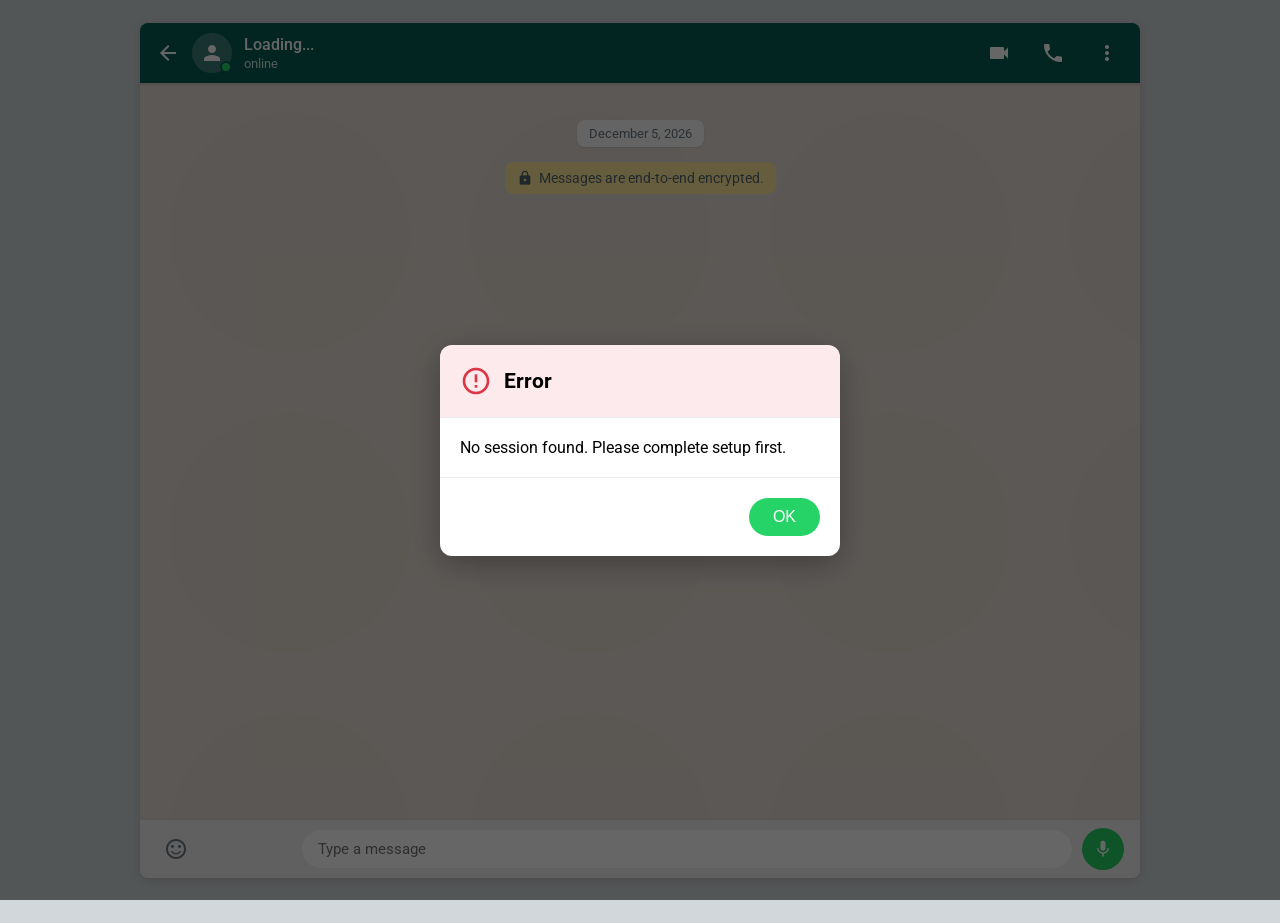
<file: templates/chat.html>
<!DOCTYPE html>
<html lang="en">
<head>
    <meta charset="UTF-8">
    <meta name="viewport" content="width=device-width, initial-scale=1.0, maximum-scale=1.0, user-scalable=no, viewport-fit=cover">
    <meta name="mobile-web-app-capable" content="yes">
    <meta name="apple-mobile-web-app-capable" content="yes">
    <meta name="apple-mobile-web-app-status-bar-style" content="black-translucent">
    <title>ChatMimic AI - Chat</title>
    <link rel="icon" type="image/svg+xml" href="/static/favicon.svg">
    <link rel="stylesheet" href="/static/css/chat.css">
    <link href="https://fonts.googleapis.com/icon?family=Material+Icons" rel="stylesheet">
    <link href="https://fonts.googleapis.com/css2?family=Roboto:wght@300;400;500&display=swap" rel="stylesheet">
</head>
<body>
    <div class="whatsapp-container">
        <!-- Chat Header -->
        <div class="chat-header">
            <div class="header-left">
                <a href="/" class="back-button">
                    <span class="material-icons">arrow_back</span>
                </a>
                <div class="profile-pic-container">
                    <div class="profile-pic" id="profile-pic">
                        <span class="material-icons profile-icon" id="default-icon">person</span>
                    </div>
                    <div class="online-indicator"></div>
                </div>
                <div class="contact-info">
                    <div class="contact-name" id="contact-name">Loading...</div>
                    <div class="last-seen" id="last-seen">online</div>
                </div>
            </div>
            <div class="header-right">
                <button class="header-icon" title="Video call">
                    <span class="material-icons">videocam</span>
                </button>
                <button class="header-icon" title="Voice call">
                    <span class="material-icons">call</span>
                </button>
                <button class="header-icon" title="More options">
                    <span class="material-icons">more_vert</span>
                </button>
            </div>
        </div>

        <!-- Chat Messages Area -->
        <div class="chat-messages" id="chat-messages">
            <div class="date-divider">
                <span id="date-label">Today</span>
            </div>

            <!-- Welcome message -->
            <div class="system-message">
                <p><span class="material-icons">lock</span> Messages are end-to-end encrypted.</p>
            </div>
        </div>

        <!-- Typing Indicator -->
        <div id="typing-indicator" class="typing-indicator" style="display: none;">
            <div class="typing-bubble">
                <div class="typing-dots">
                    <span></span>
                    <span></span>
                    <span></span>
                </div>
            </div>
        </div>

        <!-- Chat Footer -->
        <div class="chat-footer">
            <button class="footer-icon emoji-button" title="Emoji">
                <span class="material-icons">sentiment_satisfied_alt</span>
            </button>
            <div class="input-container">
                <input
                    type="text"
                    id="message-input"
                    placeholder="Type a message"
                    autocomplete="off"
                >
            </div>
            <button class="footer-icon attachment-button" title="Attach" style="display: none;">
                <span class="material-icons">attach_file</span>
            </button>
            <button class="footer-icon camera-button" title="Camera" style="display: none;">
                <span class="material-icons">camera_alt</span>
            </button>
            <button id="send-button" class="send-button" title="Send">
                <span class="material-icons">send</span>
            </button>
            <button id="voice-button" class="voice-button" title="Voice message">
                <span class="material-icons">mic</span>
            </button>
        </div>
    </div>

    <!-- Error Modal -->
    <div class="modal" id="error-modal" style="display: none;">
        <div class="modal-content">
            <div class="modal-header error">
                <span class="material-icons">error_outline</span>
                <h3>Error</h3>
            </div>
            <div class="modal-body">
                <p id="error-message"></p>
            </div>
            <div class="modal-footer">
                <button class="btn btn-primary" id="close-error">OK</button>
            </div>
        </div>
    </div>

    <script src="/static/js/chat.js"></script>
</body>
</html>
</file>
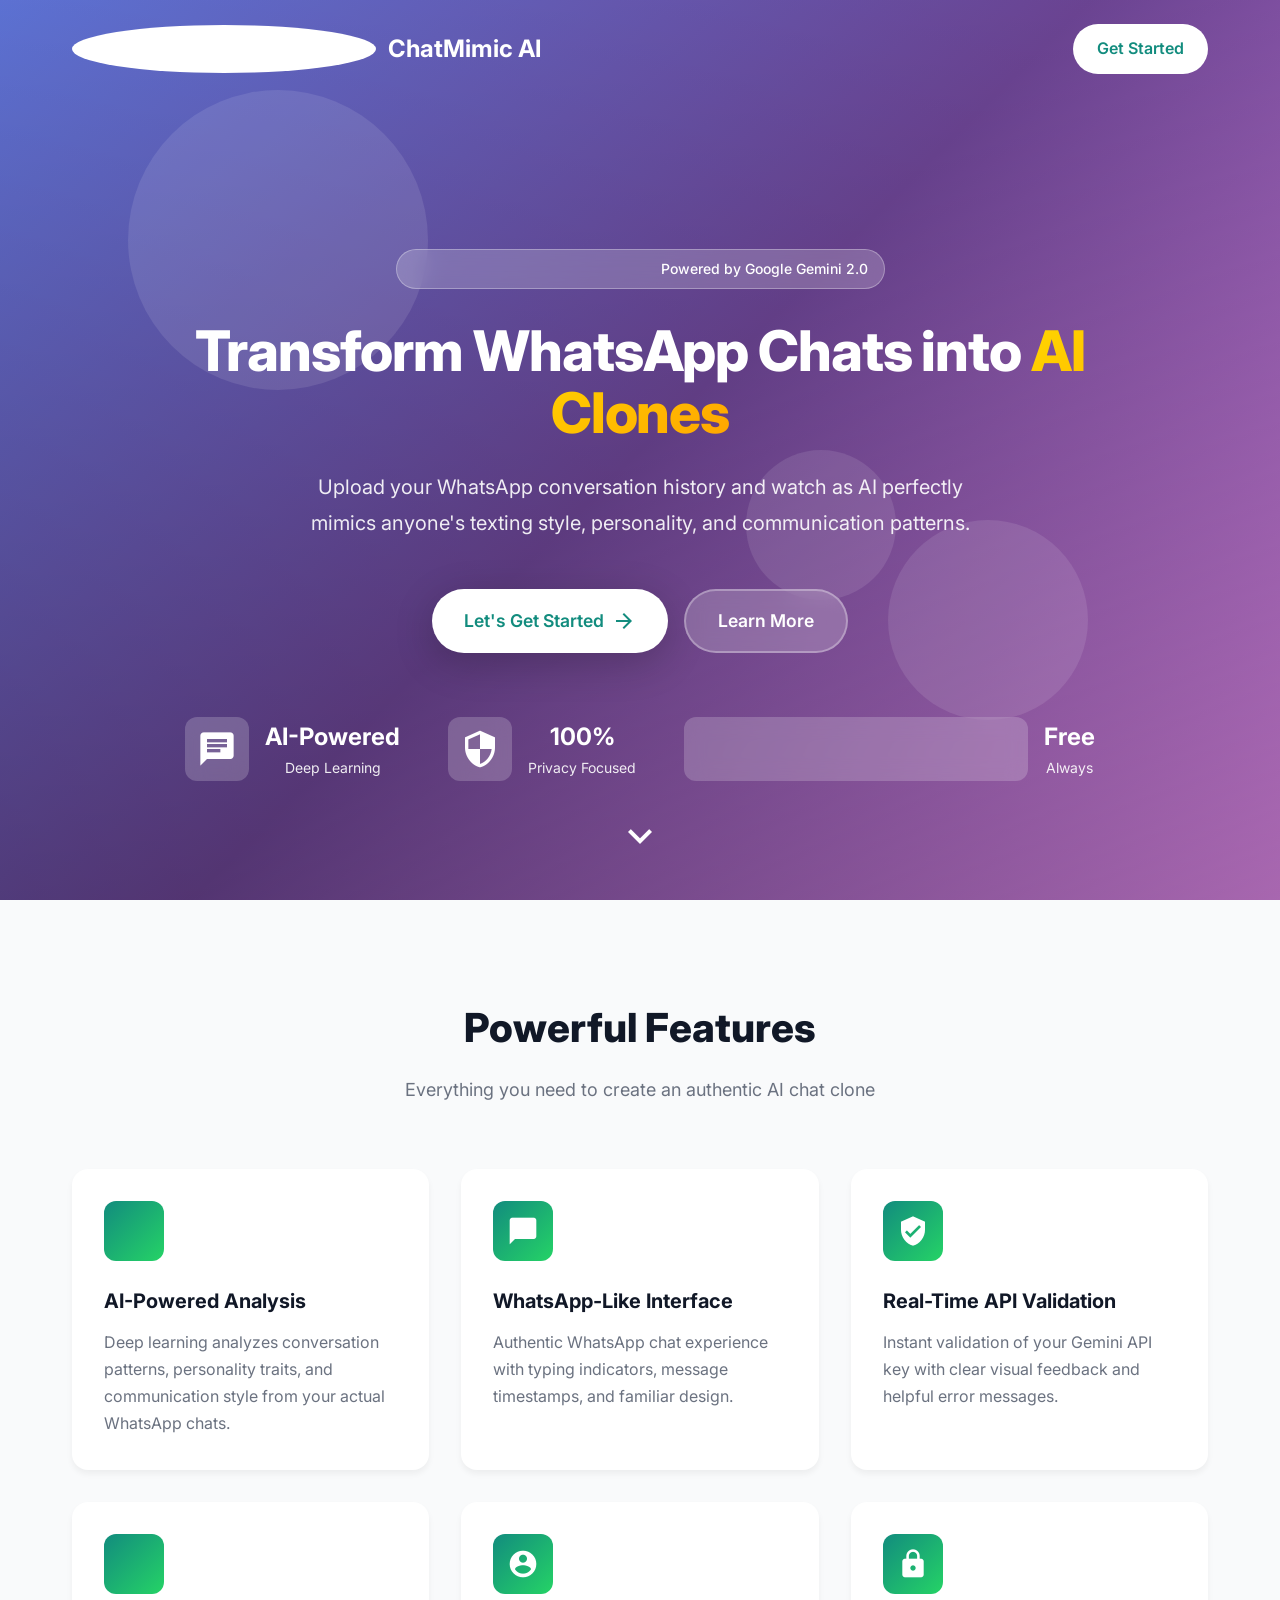
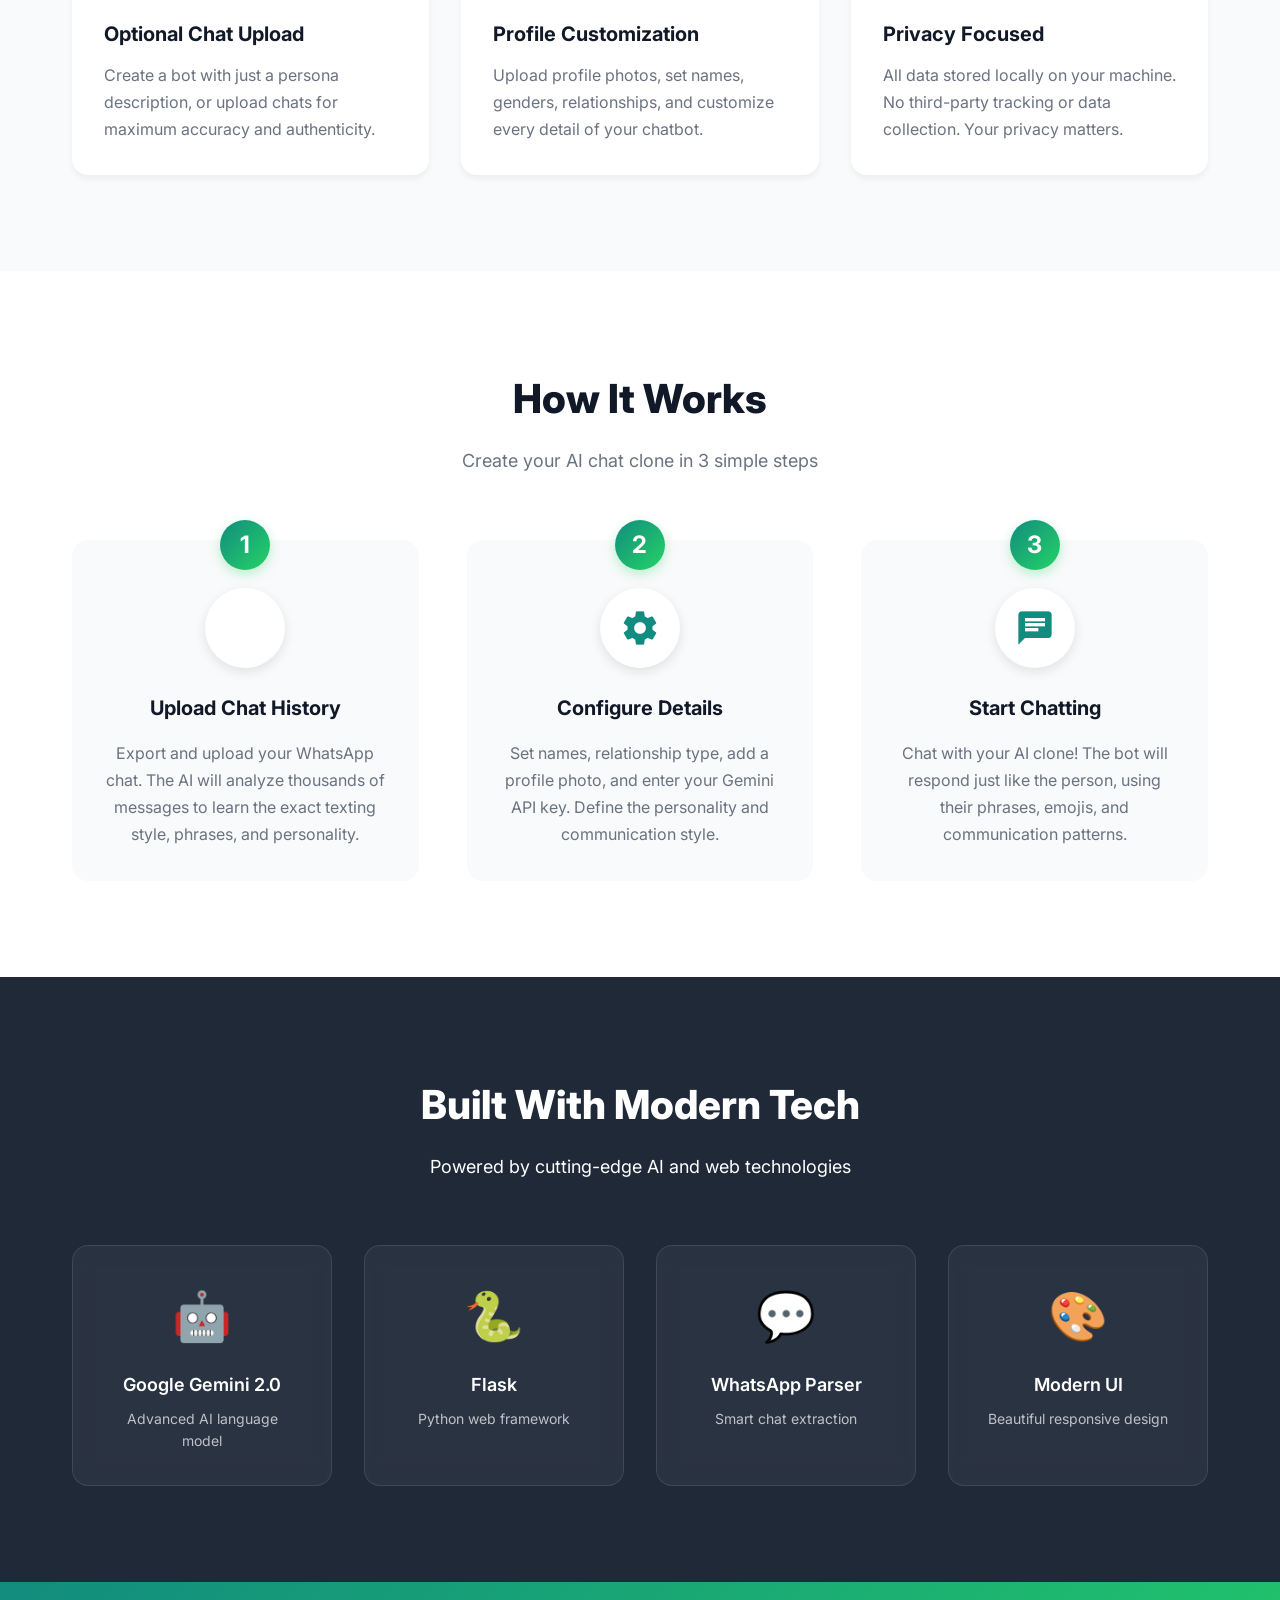
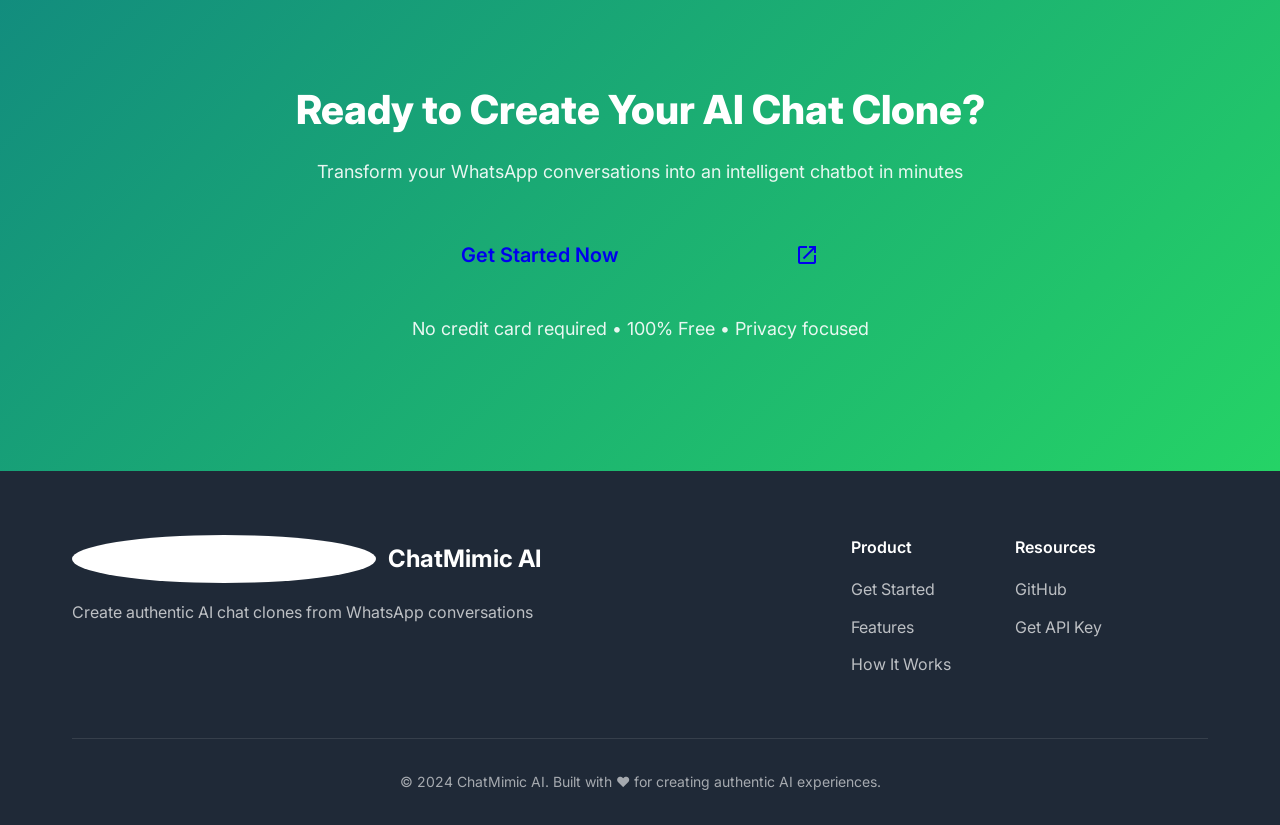
<file: templates/landing.html>
<!DOCTYPE html>
<html lang="en">
<head>
    <meta charset="UTF-8">
    <meta name="viewport" content="width=device-width, initial-scale=1.0, maximum-scale=1.0, viewport-fit=cover">
    <meta name="mobile-web-app-capable" content="yes">
    <meta name="apple-mobile-web-app-capable" content="yes">
    <title>ChatMimic AI - Create Your AI Chat Clone</title>
    <link rel="icon" type="image/svg+xml" href="/static/favicon.svg">
    <link href="https://fonts.googleapis.com/css2?family=Inter:wght@300;400;500;600;700;800&display=swap" rel="stylesheet">
    <link href="https://fonts.googleapis.com/icon?family=Material+Icons" rel="stylesheet">
    <link rel="stylesheet" href="/static/css/landing.css">
</head>
<body>
    <!-- Hero Section -->
    <section class="hero">
        <div class="hero-background">
            <div class="gradient-overlay"></div>
            <div class="animated-shapes">
                <div class="shape shape-1"></div>
                <div class="shape shape-2"></div>
                <div class="shape shape-3"></div>
            </div>
        </div>

        <nav class="navbar">
            <div class="nav-content">
                <div class="logo">
                    <span class="material-icons logo-icon">smart_toy</span>
                    <span class="logo-text">ChatMimic AI</span>
                </div>
                <a href="/setup" class="nav-cta">Get Started</a>
            </div>
        </nav>

        <div class="hero-content">
            <div class="badge">
                <span class="material-icons">auto_awesome</span>
                <span>Powered by Google Gemini 2.0</span>
            </div>

            <h1 class="hero-title">
                Transform WhatsApp Chats into
                <span class="gradient-text">AI Clones</span>
            </h1>

            <p class="hero-subtitle">
                Upload your WhatsApp conversation history and watch as AI perfectly mimics anyone's texting style, personality, and communication patterns.
            </p>

            <div class="hero-buttons">
                <a href="/setup" class="btn btn-primary">
                    <span>Let's Get Started</span>
                    <span class="material-icons">arrow_forward</span>
                </a>
                <a href="#features" class="btn btn-secondary">
                    <span>Learn More</span>
                </a>
            </div>

            <div class="hero-stats">
                <div class="stat">
                    <span class="stat-icon material-icons">chat</span>
                    <div class="stat-content">
                        <div class="stat-number">AI-Powered</div>
                        <div class="stat-label">Deep Learning</div>
                    </div>
                </div>
                <div class="stat">
                    <span class="stat-icon material-icons">security</span>
                    <div class="stat-content">
                        <div class="stat-number">100%</div>
                        <div class="stat-label">Privacy Focused</div>
                    </div>
                </div>
                <div class="stat">
                    <span class="stat-icon material-icons">verified</span>
                    <div class="stat-content">
                        <div class="stat-number">Free</div>
                        <div class="stat-label">Always</div>
                    </div>
                </div>
            </div>
        </div>

        <div class="scroll-indicator">
            <span class="material-icons">expand_more</span>
        </div>
    </section>

    <!-- Features Section -->
    <section id="features" class="features">
        <div class="container">
            <div class="section-header">
                <h2 class="section-title">Powerful Features</h2>
                <p class="section-subtitle">Everything you need to create an authentic AI chat clone</p>
            </div>

            <div class="features-grid">
                <div class="feature-card">
                    <div class="feature-icon">
                        <span class="material-icons">psychology</span>
                    </div>
                    <h3>AI-Powered Analysis</h3>
                    <p>Deep learning analyzes conversation patterns, personality traits, and communication style from your actual WhatsApp chats.</p>
                </div>

                <div class="feature-card">
                    <div class="feature-icon">
                        <span class="material-icons">chat_bubble</span>
                    </div>
                    <h3>WhatsApp-Like Interface</h3>
                    <p>Authentic WhatsApp chat experience with typing indicators, message timestamps, and familiar design.</p>
                </div>

                <div class="feature-card">
                    <div class="feature-icon">
                        <span class="material-icons">verified_user</span>
                    </div>
                    <h3>Real-Time API Validation</h3>
                    <p>Instant validation of your Gemini API key with clear visual feedback and helpful error messages.</p>
                </div>

                <div class="feature-card">
                    <div class="feature-icon">
                        <span class="material-icons">upload_file</span>
                    </div>
                    <h3>Optional Chat Upload</h3>
                    <p>Create a bot with just a persona description, or upload chats for maximum accuracy and authenticity.</p>
                </div>

                <div class="feature-card">
                    <div class="feature-icon">
                        <span class="material-icons">account_circle</span>
                    </div>
                    <h3>Profile Customization</h3>
                    <p>Upload profile photos, set names, genders, relationships, and customize every detail of your chatbot.</p>
                </div>

                <div class="feature-card">
                    <div class="feature-icon">
                        <span class="material-icons">lock</span>
                    </div>
                    <h3>Privacy Focused</h3>
                    <p>All data stored locally on your machine. No third-party tracking or data collection. Your privacy matters.</p>
                </div>
            </div>
        </div>
    </section>

    <!-- How It Works Section -->
    <section class="how-it-works">
        <div class="container">
            <div class="section-header">
                <h2 class="section-title">How It Works</h2>
                <p class="section-subtitle">Create your AI chat clone in 3 simple steps</p>
            </div>

            <div class="steps">
                <div class="step">
                    <div class="step-number">1</div>
                    <div class="step-content">
                        <div class="step-icon">
                            <span class="material-icons">upload</span>
                        </div>
                        <h3>Upload Chat History</h3>
                        <p>Export and upload your WhatsApp chat. The AI will analyze thousands of messages to learn the exact texting style, phrases, and personality.</p>
                    </div>
                </div>

                <div class="step">
                    <div class="step-number">2</div>
                    <div class="step-content">
                        <div class="step-icon">
                            <span class="material-icons">settings</span>
                        </div>
                        <h3>Configure Details</h3>
                        <p>Set names, relationship type, add a profile photo, and enter your Gemini API key. Define the personality and communication style.</p>
                    </div>
                </div>

                <div class="step">
                    <div class="step-number">3</div>
                    <div class="step-content">
                        <div class="step-icon">
                            <span class="material-icons">chat</span>
                        </div>
                        <h3>Start Chatting</h3>
                        <p>Chat with your AI clone! The bot will respond just like the person, using their phrases, emojis, and communication patterns.</p>
                    </div>
                </div>
            </div>
        </div>
    </section>

    <!-- Tech Stack Section -->
    <section class="tech-stack">
        <div class="container">
            <div class="section-header">
                <h2 class="section-title">Built With Modern Tech</h2>
                <p class="section-subtitle">Powered by cutting-edge AI and web technologies</p>
            </div>

            <div class="tech-grid">
                <div class="tech-item">
                    <div class="tech-icon">🤖</div>
                    <h4>Google Gemini 2.0</h4>
                    <p>Advanced AI language model</p>
                </div>
                <div class="tech-item">
                    <div class="tech-icon">🐍</div>
                    <h4>Flask</h4>
                    <p>Python web framework</p>
                </div>
                <div class="tech-item">
                    <div class="tech-icon">💬</div>
                    <h4>WhatsApp Parser</h4>
                    <p>Smart chat extraction</p>
                </div>
                <div class="tech-item">
                    <div class="tech-icon">🎨</div>
                    <h4>Modern UI</h4>
                    <p>Beautiful responsive design</p>
                </div>
            </div>
        </div>
    </section>

    <!-- CTA Section -->
    <section class="cta">
        <div class="container">
            <div class="cta-content">
                <h2>Ready to Create Your AI Chat Clone?</h2>
                <p>Transform your WhatsApp conversations into an intelligent chatbot in minutes</p>
                <a href="/setup" class="btn btn-large">
                    <span>Get Started Now</span>
                    <span class="material-icons">rocket_launch</span>
                </a>
                <p class="cta-note">No credit card required • 100% Free • Privacy focused</p>
            </div>
        </div>
    </section>

    <!-- Footer -->
    <footer class="footer">
        <div class="container">
            <div class="footer-content">
                <div class="footer-brand">
                    <div class="logo">
                        <span class="material-icons logo-icon">smart_toy</span>
                        <span class="logo-text">ChatMimic AI</span>
                    </div>
                    <p>Create authentic AI chat clones from WhatsApp conversations</p>
                </div>
                <div class="footer-links">
                    <div class="footer-column">
                        <h4>Product</h4>
                        <a href="/setup">Get Started</a>
                        <a href="#features">Features</a>
                        <a href="#how-it-works">How It Works</a>
                    </div>
                    <div class="footer-column">
                        <h4>Resources</h4>
                        <a href="https://github.com/ayushd1919/ChatMimic-AI" target="_blank">GitHub</a>
                        <a href="https://makersuite.google.com/app/apikey" target="_blank">Get API Key</a>
                    </div>
                </div>
            </div>
            <div class="footer-bottom">
                <p>&copy; 2024 ChatMimic AI. Built with ❤️ for creating authentic AI experiences.</p>
            </div>
        </div>
    </footer>

    <script>
        // Smooth scroll for anchor links
        document.querySelectorAll('a[href^="#"]').forEach(anchor => {
            anchor.addEventListener('click', function (e) {
                e.preventDefault();
                const target = document.querySelector(this.getAttribute('href'));
                if (target) {
                    target.scrollIntoView({ behavior: 'smooth', block: 'start' });
                }
            });
        });

        // Scroll indicator animation
        const scrollIndicator = document.querySelector('.scroll-indicator');
        if (scrollIndicator) {
            window.addEventListener('scroll', () => {
                if (window.scrollY > 100) {
                    scrollIndicator.style.opacity = '0';
                } else {
                    scrollIndicator.style.opacity = '1';
                }
            });
        }

        // Feature cards animation on scroll
        const observerOptions = {
            threshold: 0.1,
            rootMargin: '0px 0px -100px 0px'
        };

        const observer = new IntersectionObserver((entries) => {
            entries.forEach(entry => {
                if (entry.isIntersecting) {
                    entry.target.style.opacity = '1';
                    entry.target.style.transform = 'translateY(0)';
                }
            });
        }, observerOptions);

        document.querySelectorAll('.feature-card, .step, .tech-item').forEach(el => {
            el.style.opacity = '0';
            el.style.transform = 'translateY(20px)';
            el.style.transition = 'opacity 0.6s ease, transform 0.6s ease';
            observer.observe(el);
        });
    </script>
</body>
</html>
</file>
<file: static/css/chat.css>
* {
    margin: 0;
    padding: 0;
    box-sizing: border-box;
}

:root {
    --whatsapp-green: #25D366;
    --whatsapp-teal: #128C7E;
    --whatsapp-dark-teal: #075E54;
    --bg-primary: #e5ddd5;
    --bg-secondary: #f0f0f0;
    --text-primary: #111111;
    --text-secondary: #667781;
    --bubble-sent: #d9fdd3;
    --bubble-received: #ffffff;
    --header-bg: #075E54;
    --footer-bg: #f0f0f0;
    --border-color: #e9edef;
}

body {
    font-family: 'Roboto', 'Segoe UI', Helvetica, Arial, sans-serif;
    background: var(--bg-primary);
    height: 100vh;
    overflow: hidden;
}

/* WhatsApp Container */
.whatsapp-container {
    max-width: 100%;
    height: 100vh;
    margin: 0 auto;
    display: flex;
    flex-direction: column;
    background: var(--bg-primary);
    position: relative;
}

/* Chat Header */
.chat-header {
    background: var(--header-bg);
    color: white;
    padding: 10px 16px;
    display: flex;
    align-items: center;
    justify-content: space-between;
    box-shadow: 0 1px 3px rgba(0, 0, 0, 0.2);
    z-index: 100;
}

.header-left {
    display: flex;
    align-items: center;
    gap: 12px;
    flex: 1;
}

.back-button {
    color: white;
    cursor: pointer;
    display: flex;
    align-items: center;
    text-decoration: none;
}

.back-button:hover {
    opacity: 0.8;
}

.profile-pic-container {
    position: relative;
}

.profile-pic {
    width: 40px;
    height: 40px;
    border-radius: 50%;
    background: rgba(255, 255, 255, 0.2);
    display: flex;
    align-items: center;
    justify-content: center;
    overflow: hidden;
}

.profile-pic img {
    width: 100%;
    height: 100%;
    object-fit: cover;
    border-radius: 50%;
}

.profile-icon {
    color: white;
    font-size: 24px;
    display: block;
}

.online-indicator {
    position: absolute;
    bottom: 0;
    right: 0;
    width: 12px;
    height: 12px;
    background: #25D366;
    border: 2px solid var(--header-bg);
    border-radius: 50%;
}

.contact-info {
    flex: 1;
}

.contact-name {
    font-size: 1em;
    font-weight: 500;
    margin-bottom: 2px;
}

.last-seen {
    font-size: 0.8em;
    opacity: 0.8;
}

.header-right {
    display: flex;
    align-items: center;
    gap: 20px;
}

.header-icon {
    background: none;
    border: none;
    color: white;
    cursor: pointer;
    padding: 5px;
    display: flex;
    align-items: center;
    transition: opacity 0.3s ease;
}

.header-icon:hover {
    opacity: 0.7;
}

.header-icon .material-icons {
    font-size: 24px;
}

/* Chat Messages */
.chat-messages {
    flex: 1;
    overflow-y: auto;
    padding: 20px;
    background-image: url('data:image/svg+xml;utf8,<svg xmlns="http://www.w3.org/2000/svg" width="100" height="100" viewBox="0 0 100 100"><rect fill="%23e5ddd5" width="100" height="100"/><circle fill="%23d5cdc5" opacity="0.1" cx="50" cy="50" r="40"/></svg>');
    background-size: 300px 300px;
}

.chat-messages::-webkit-scrollbar {
    width: 6px;
}

.chat-messages::-webkit-scrollbar-track {
    background: transparent;
}

.chat-messages::-webkit-scrollbar-thumb {
    background: rgba(0, 0, 0, 0.2);
    border-radius: 3px;
}

.date-divider {
    text-align: center;
    margin: 20px 0;
}

.date-divider span {
    background: rgba(255, 255, 255, 0.9);
    padding: 6px 12px;
    border-radius: 8px;
    font-size: 0.8em;
    color: var(--text-secondary);
    box-shadow: 0 1px 2px rgba(0, 0, 0, 0.1);
}

.system-message {
    text-align: center;
    margin: 20px 0;
}

.system-message p {
    display: inline-flex;
    align-items: center;
    gap: 6px;
    background: rgba(255, 235, 150, 0.95);
    padding: 8px 12px;
    border-radius: 8px;
    font-size: 0.85em;
    color: #54656f;
}

.system-message .material-icons {
    font-size: 16px;
}

/* Message Bubbles */
.message {
    display: flex;
    margin-bottom: 12px;
    animation: messageSlideIn 0.3s ease;
}

@keyframes messageSlideIn {
    from {
        opacity: 0;
        transform: translateY(10px);
    }
    to {
        opacity: 1;
        transform: translateY(0);
    }
}

.message.sent {
    justify-content: flex-end;
}

.message.received {
    justify-content: flex-start;
}

.message-bubble {
    max-width: 65%;
    padding: 8px 12px;
    border-radius: 8px;
    position: relative;
    word-wrap: break-word;
    box-shadow: 0 1px 2px rgba(0, 0, 0, 0.1);
}

.message.sent .message-bubble {
    background: var(--bubble-sent);
    border-bottom-right-radius: 2px;
}

.message.received .message-bubble {
    background: var(--bubble-received);
    border-bottom-left-radius: 2px;
}

.message-text {
    color: var(--text-primary);
    line-height: 1.4;
    font-size: 0.95em;
    margin-bottom: 4px;
    white-space: pre-wrap;
}

.message-time {
    font-size: 0.7em;
    color: var(--text-secondary);
    text-align: right;
    margin-top: 4px;
    display: flex;
    align-items: center;
    justify-content: flex-end;
    gap: 4px;
}

.message.sent .message-time .material-icons {
    font-size: 14px;
    color: #4fc3f7;
}

/* Typing Indicator */
.typing-indicator {
    padding: 0 20px 10px 20px;
    background: var(--bg-primary);
}

.typing-bubble {
    background: var(--bubble-received);
    padding: 12px 16px;
    border-radius: 8px;
    display: inline-block;
    box-shadow: 0 1px 2px rgba(0, 0, 0, 0.1);
    max-width: 65%;
}

.typing-dots {
    display: flex;
    align-items: center;
    gap: 4px;
}

.typing-dots span {
    width: 8px;
    height: 8px;
    border-radius: 50%;
    background: #90949c;
    animation: typingAnimation 1.4s infinite;
}

.typing-dots span:nth-child(2) {
    animation-delay: 0.2s;
}

.typing-dots span:nth-child(3) {
    animation-delay: 0.4s;
}

@keyframes typingAnimation {
    0%, 60%, 100% {
        transform: translateY(0);
        opacity: 0.5;
    }
    30% {
        transform: translateY(-10px);
        opacity: 1;
    }
}

/* Chat Footer */
.chat-footer {
    background: var(--footer-bg);
    padding: 8px 16px;
    display: flex;
    align-items: center;
    gap: 10px;
    box-shadow: 0 -1px 3px rgba(0, 0, 0, 0.05);
}

.footer-icon {
    background: none;
    border: none;
    color: var(--text-secondary);
    cursor: pointer;
    padding: 8px;
    display: flex;
    align-items: center;
    transition: color 0.3s ease;
}

.footer-icon:hover {
    color: var(--text-primary);
}

.footer-icon .material-icons {
    font-size: 24px;
}

.input-container {
    flex: 1;
}

.input-container input {
    width: 100%;
    padding: 10px 16px;
    border: none;
    border-radius: 20px;
    background: white;
    font-size: 0.95em;
    font-family: inherit;
    outline: none;
}

.send-button,
.voice-button {
    background: var(--whatsapp-green);
    border: none;
    color: white;
    width: 42px;
    height: 42px;
    border-radius: 50%;
    display: flex;
    align-items: center;
    justify-content: center;
    cursor: pointer;
    transition: all 0.3s ease;
}

.send-button:hover,
.voice-button:hover {
    background: var(--whatsapp-teal);
    transform: scale(1.05);
}

.send-button .material-icons,
.voice-button .material-icons {
    font-size: 20px;
}

.voice-button {
    display: flex;
}

.send-button {
    display: none;
}

.input-container input:not(:placeholder-shown) ~ .voice-button {
    display: none;
}

.input-container:has(input:not(:placeholder-shown)) ~ .send-button {
    display: flex;
}

/* Modal */
.modal {
    position: fixed;
    top: 0;
    left: 0;
    right: 0;
    bottom: 0;
    background: rgba(0, 0, 0, 0.6);
    display: flex;
    align-items: center;
    justify-content: center;
    z-index: 1000;
}

.modal-content {
    background: white;
    border-radius: 12px;
    max-width: 400px;
    width: 90%;
    overflow: hidden;
    box-shadow: 0 8px 32px rgba(0, 0, 0, 0.3);
    animation: modalSlideIn 0.3s ease;
}

@keyframes modalSlideIn {
    from {
        opacity: 0;
        transform: scale(0.9);
    }
    to {
        opacity: 1;
        transform: scale(1);
    }
}

.modal-header {
    padding: 20px;
    display: flex;
    align-items: center;
    gap: 12px;
    border-bottom: 1px solid var(--border-color);
}

.modal-header.error {
    background: rgba(220, 53, 69, 0.1);
}

.modal-header .material-icons {
    font-size: 32px;
}

.modal-header.error .material-icons {
    color: #dc3545;
}

.modal-header h3 {
    margin: 0;
    font-size: 1.3em;
}

.modal-body {
    padding: 20px;
}

.modal-footer {
    padding: 20px;
    display: flex;
    justify-content: flex-end;
    border-top: 1px solid var(--border-color);
}

.btn {
    padding: 10px 24px;
    border: none;
    border-radius: 20px;
    font-size: 1em;
    font-weight: 500;
    cursor: pointer;
    transition: all 0.3s ease;
}

.btn-primary {
    background: var(--whatsapp-green);
    color: white;
}

.btn-primary:hover {
    background: var(--whatsapp-teal);
}

/* Responsive */
@media (min-width: 768px) {
    body {
        background: #d1d7db;
    }

    .whatsapp-container {
        max-width: 1000px;
        height: 95vh;
        margin: 2.5vh auto;
        border-radius: 8px;
        overflow: hidden;
        box-shadow: 0 2px 10px rgba(0, 0, 0, 0.15);
    }
}

@media (max-width: 767px) {
    /* Header adjustments */
    .chat-header {
        padding: 8px 12px;
    }

    .header-left {
        gap: 8px;
    }

    .header-right {
        gap: 8px;
    }

    .header-icon {
        padding: 4px;
    }

    .header-icon .material-icons {
        font-size: 22px;
    }

    .contact-name {
        font-size: 0.9em;
    }

    .last-seen {
        font-size: 0.75em;
    }

    .profile-pic {
        width: 36px;
        height: 36px;
    }

    /* Messages adjustments */
    .chat-messages {
        padding: 12px 8px;
    }

    .message-bubble {
        max-width: 85%;
        padding: 7px 10px;
    }

    .message-text {
        font-size: 0.9em;
    }

    /* Footer adjustments - KEY FIX */
    .chat-footer {
        padding: 6px 8px;
        gap: 6px;
    }

    .footer-icon {
        padding: 6px;
        flex-shrink: 0;
    }

    .footer-icon .material-icons {
        font-size: 22px;
    }

    .input-container {
        flex: 1;
        min-width: 0; /* Allow flex item to shrink below content size */
    }

    .input-container input {
        padding: 8px 12px;
        font-size: 0.9em;
        border-radius: 18px;
    }

    .send-button,
    .voice-button {
        width: 38px;
        height: 38px;
        flex-shrink: 0;
    }

    .send-button .material-icons,
    .voice-button .material-icons {
        font-size: 18px;
    }

    /* Typing indicator */
    .typing-indicator {
        padding: 0 8px 8px 8px;
    }

    .typing-bubble {
        padding: 10px 14px;
        max-width: 85%;
    }

    /* Modal adjustments */
    .modal-content {
        width: 95%;
        margin: 0 10px;
    }

    .modal-header {
        padding: 16px;
    }

    .modal-body {
        padding: 16px;
    }

    .modal-footer {
        padding: 16px;
    }
}

/* Extra small devices (landscape phones, less than 375px) */
@media (max-width: 374px) {
    .chat-footer {
        padding: 5px 6px;
        gap: 4px;
    }

    .footer-icon {
        padding: 4px;
    }

    .footer-icon .material-icons {
        font-size: 20px;
    }

    .input-container input {
        padding: 7px 10px;
        font-size: 0.85em;
    }

    .send-button,
    .voice-button {
        width: 36px;
        height: 36px;
    }

    .send-button .material-icons,
    .voice-button .material-icons {
        font-size: 16px;
    }

    .message-bubble {
        max-width: 90%;
        font-size: 0.85em;
    }

    .header-left {
        gap: 6px;
    }

    .header-right {
        gap: 6px;
    }

    .contact-name {
        font-size: 0.85em;
    }
}

/* Safe area insets for notched devices (iPhone X+) */
@supports (padding: max(0px)) {
    .whatsapp-container {
        padding-left: max(0px, env(safe-area-inset-left));
        padding-right: max(0px, env(safe-area-inset-right));
    }

    .chat-footer {
        padding-bottom: max(8px, env(safe-area-inset-bottom));
    }
}
</file>
<file: static/css/landing.css>
* {
    margin: 0;
    padding: 0;
    box-sizing: border-box;
}

:root {
    --primary-color: #25D366;
    --secondary-color: #128C7E;
    --accent-color: #075E54;
    --text-dark: #111827;
    --text-gray: #6B7280;
    --text-light: #9CA3AF;
    --bg-white: #FFFFFF;
    --bg-light: #F9FAFB;
    --bg-dark: #1F2937;
    --gradient-1: linear-gradient(135deg, #667eea 0%, #764ba2 100%);
    --gradient-2: linear-gradient(135deg, #f093fb 0%, #f5576c 100%);
    --gradient-3: linear-gradient(135deg, #4facfe 0%, #00f2fe 100%);
    --gradient-primary: linear-gradient(135deg, var(--secondary-color) 0%, var(--primary-color) 100%);
}

body {
    font-family: 'Inter', -apple-system, BlinkMacSystemFont, 'Segoe UI', Roboto, sans-serif;
    color: var(--text-dark);
    line-height: 1.6;
    overflow-x: hidden;
}

/* Hero Section */
.hero {
    position: relative;
    min-height: 100vh;
    display: flex;
    flex-direction: column;
    overflow: hidden;
}

.hero-background {
    position: absolute;
    top: 0;
    left: 0;
    right: 0;
    bottom: 0;
    background: linear-gradient(135deg, #667eea 0%, #764ba2 50%, #f093fb 100%);
    z-index: -1;
}

.gradient-overlay {
    position: absolute;
    inset: 0;
    background: linear-gradient(180deg, rgba(0,0,0,0.1) 0%, rgba(0,0,0,0.3) 100%);
}

.animated-shapes {
    position: absolute;
    inset: 0;
    overflow: hidden;
}

.shape {
    position: absolute;
    border-radius: 50%;
    opacity: 0.1;
    animation: float 20s infinite ease-in-out;
}

.shape-1 {
    width: 300px;
    height: 300px;
    background: white;
    top: 10%;
    left: 10%;
    animation-delay: 0s;
}

.shape-2 {
    width: 200px;
    height: 200px;
    background: white;
    bottom: 20%;
    right: 15%;
    animation-delay: 5s;
}

.shape-3 {
    width: 150px;
    height: 150px;
    background: white;
    top: 50%;
    right: 30%;
    animation-delay: 10s;
}

@keyframes float {
    0%, 100% { transform: translateY(0) translateX(0); }
    50% { transform: translateY(-30px) translateX(20px); }
}

/* Navbar */
.navbar {
    padding: 1.5rem 0;
    position: relative;
    z-index: 10;
}

.nav-content {
    max-width: 1200px;
    margin: 0 auto;
    padding: 0 2rem;
    display: flex;
    justify-content: space-between;
    align-items: center;
}

.logo {
    display: flex;
    align-items: center;
    gap: 0.75rem;
    color: white;
    font-weight: 700;
    font-size: 1.5rem;
}

.logo-icon {
    font-size: 2rem;
    background: white;
    color: var(--primary-color);
    border-radius: 50%;
    padding: 0.5rem;
}

.nav-cta {
    padding: 0.75rem 1.5rem;
    background: white;
    color: var(--secondary-color);
    border-radius: 50px;
    text-decoration: none;
    font-weight: 600;
    transition: transform 0.3s ease, box-shadow 0.3s ease;
}

.nav-cta:hover {
    transform: translateY(-2px);
    box-shadow: 0 10px 30px rgba(0,0,0,0.2);
}

/* Hero Content */
.hero-content {
    flex: 1;
    display: flex;
    flex-direction: column;
    justify-content: center;
    align-items: center;
    text-align: center;
    padding: 4rem 2rem 2rem;
    max-width: 1000px;
    margin: 0 auto;
}

.badge {
    display: inline-flex;
    align-items: center;
    gap: 0.5rem;
    background: rgba(255, 255, 255, 0.2);
    backdrop-filter: blur(10px);
    padding: 0.5rem 1rem;
    border-radius: 50px;
    color: white;
    font-size: 0.875rem;
    font-weight: 500;
    margin-bottom: 2rem;
    border: 1px solid rgba(255, 255, 255, 0.3);
}

.badge .material-icons {
    font-size: 1.25rem;
}

.hero-title {
    font-size: 3.5rem;
    font-weight: 800;
    line-height: 1.1;
    color: white;
    margin-bottom: 1.5rem;
    letter-spacing: -0.02em;
}

.gradient-text {
    background: linear-gradient(135deg, #FFD700 0%, #FFA500 100%);
    -webkit-background-clip: text;
    -webkit-text-fill-color: transparent;
    background-clip: text;
}

.hero-subtitle {
    font-size: 1.25rem;
    color: rgba(255, 255, 255, 0.9);
    margin-bottom: 3rem;
    max-width: 700px;
    line-height: 1.8;
}

.hero-buttons {
    display: flex;
    gap: 1rem;
    flex-wrap: wrap;
    justify-content: center;
    margin-bottom: 4rem;
}

.btn {
    display: inline-flex;
    align-items: center;
    gap: 0.5rem;
    padding: 1rem 2rem;
    border-radius: 50px;
    font-weight: 600;
    text-decoration: none;
    transition: all 0.3s ease;
    font-size: 1.1rem;
}

.btn-primary {
    background: white;
    color: var(--secondary-color);
    box-shadow: 0 10px 40px rgba(0, 0, 0, 0.2);
}

.btn-primary:hover {
    transform: translateY(-3px);
    box-shadow: 0 15px 50px rgba(0, 0, 0, 0.3);
}

.btn-secondary {
    background: rgba(255, 255, 255, 0.2);
    color: white;
    backdrop-filter: blur(10px);
    border: 2px solid rgba(255, 255, 255, 0.3);
}

.btn-secondary:hover {
    background: rgba(255, 255, 255, 0.3);
    border-color: rgba(255, 255, 255, 0.5);
}

.btn-large {
    font-size: 1.25rem;
    padding: 1.25rem 2.5rem;
}

.hero-stats {
    display: flex;
    gap: 3rem;
    flex-wrap: wrap;
    justify-content: center;
}

.stat {
    display: flex;
    align-items: center;
    gap: 1rem;
    color: white;
}

.stat-icon {
    font-size: 2.5rem;
    background: rgba(255, 255, 255, 0.2);
    padding: 0.75rem;
    border-radius: 12px;
    backdrop-filter: blur(10px);
}

.stat-number {
    font-size: 1.5rem;
    font-weight: 700;
}

.stat-label {
    font-size: 0.875rem;
    opacity: 0.9;
}

.scroll-indicator {
    position: absolute;
    bottom: 2rem;
    left: 50%;
    transform: translateX(-50%);
    color: white;
    animation: bounce 2s infinite;
    cursor: pointer;
    transition: opacity 0.3s ease;
}

.scroll-indicator .material-icons {
    font-size: 3rem;
}

@keyframes bounce {
    0%, 100% { transform: translateX(-50%) translateY(0); }
    50% { transform: translateX(-50%) translateY(10px); }
}

/* Container */
.container {
    max-width: 1200px;
    margin: 0 auto;
    padding: 0 2rem;
}

/* Section Header */
.section-header {
    text-align: center;
    margin-bottom: 4rem;
}

.section-title {
    font-size: 2.5rem;
    font-weight: 800;
    margin-bottom: 1rem;
    color: var(--text-dark);
}

.section-subtitle {
    font-size: 1.125rem;
    color: var(--text-gray);
    max-width: 600px;
    margin: 0 auto;
}

/* Features Section */
.features {
    padding: 6rem 0;
    background: var(--bg-light);
}

.features-grid {
    display: grid;
    grid-template-columns: repeat(auto-fit, minmax(300px, 1fr));
    gap: 2rem;
}

.feature-card {
    background: white;
    padding: 2rem;
    border-radius: 16px;
    box-shadow: 0 4px 6px rgba(0, 0, 0, 0.05);
    transition: all 0.3s ease;
}

.feature-card:hover {
    transform: translateY(-5px);
    box-shadow: 0 20px 40px rgba(0, 0, 0, 0.1);
}

.feature-icon {
    width: 60px;
    height: 60px;
    background: var(--gradient-primary);
    border-radius: 12px;
    display: flex;
    align-items: center;
    justify-content: center;
    margin-bottom: 1.5rem;
}

.feature-icon .material-icons {
    font-size: 2rem;
    color: white;
}

.feature-card h3 {
    font-size: 1.25rem;
    font-weight: 700;
    margin-bottom: 0.75rem;
    color: var(--text-dark);
}

.feature-card p {
    color: var(--text-gray);
    line-height: 1.7;
}

/* How It Works */
.how-it-works {
    padding: 6rem 0;
    background: white;
}

.steps {
    display: grid;
    grid-template-columns: repeat(auto-fit, minmax(280px, 1fr));
    gap: 3rem;
    margin-top: 3rem;
}

.step {
    position: relative;
    text-align: center;
}

.step-number {
    position: absolute;
    top: -20px;
    left: 50%;
    transform: translateX(-50%);
    width: 50px;
    height: 50px;
    background: var(--gradient-primary);
    color: white;
    border-radius: 50%;
    display: flex;
    align-items: center;
    justify-content: center;
    font-size: 1.5rem;
    font-weight: 700;
    box-shadow: 0 4px 12px rgba(37, 211, 102, 0.3);
}

.step-content {
    background: var(--bg-light);
    padding: 3rem 2rem 2rem;
    border-radius: 16px;
    height: 100%;
}

.step-icon {
    width: 80px;
    height: 80px;
    background: white;
    border-radius: 50%;
    display: flex;
    align-items: center;
    justify-content: center;
    margin: 0 auto 1.5rem;
    box-shadow: 0 4px 12px rgba(0, 0, 0, 0.1);
}

.step-icon .material-icons {
    font-size: 2.5rem;
    color: var(--secondary-color);
}

.step h3 {
    font-size: 1.25rem;
    font-weight: 700;
    margin-bottom: 1rem;
    color: var(--text-dark);
}

.step p {
    color: var(--text-gray);
    line-height: 1.7;
}

/* Tech Stack */
.tech-stack {
    padding: 6rem 0;
    background: var(--bg-dark);
    color: white;
}

.tech-stack .section-title,
.tech-stack .section-subtitle {
    color: white;
}

.tech-grid {
    display: grid;
    grid-template-columns: repeat(auto-fit, minmax(200px, 1fr));
    gap: 2rem;
}

.tech-item {
    text-align: center;
    padding: 2rem;
    background: rgba(255, 255, 255, 0.05);
    border-radius: 16px;
    backdrop-filter: blur(10px);
    border: 1px solid rgba(255, 255, 255, 0.1);
    transition: all 0.3s ease;
}

.tech-item:hover {
    background: rgba(255, 255, 255, 0.1);
    transform: translateY(-5px);
}

.tech-icon {
    font-size: 3rem;
    margin-bottom: 1rem;
}

.tech-item h4 {
    font-size: 1.125rem;
    font-weight: 600;
    margin-bottom: 0.5rem;
}

.tech-item p {
    color: rgba(255, 255, 255, 0.7);
    font-size: 0.875rem;
}

/* CTA Section */
.cta {
    padding: 6rem 0;
    background: var(--gradient-primary);
    color: white;
}

.cta-content {
    text-align: center;
    max-width: 700px;
    margin: 0 auto;
}

.cta h2 {
    font-size: 2.5rem;
    font-weight: 800;
    margin-bottom: 1rem;
}

.cta p {
    font-size: 1.125rem;
    margin-bottom: 2rem;
    opacity: 0.9;
}

.cta-note {
    margin-top: 1.5rem;
    font-size: 0.875rem;
    opacity: 0.8;
}

/* Footer */
.footer {
    background: var(--bg-dark);
    color: white;
    padding: 4rem 0 2rem;
}

.footer-content {
    display: grid;
    grid-template-columns: 2fr 1fr;
    gap: 4rem;
    margin-bottom: 3rem;
}

.footer-brand p {
    margin-top: 1rem;
    opacity: 0.7;
    line-height: 1.7;
}

.footer-links {
    display: flex;
    gap: 4rem;
}

.footer-column h4 {
    font-weight: 600;
    margin-bottom: 1rem;
}

.footer-column a {
    display: block;
    color: rgba(255, 255, 255, 0.7);
    text-decoration: none;
    margin-bottom: 0.75rem;
    transition: color 0.3s ease;
}

.footer-column a:hover {
    color: white;
}

.footer-bottom {
    text-align: center;
    padding-top: 2rem;
    border-top: 1px solid rgba(255, 255, 255, 0.1);
}

.footer-bottom p {
    opacity: 0.6;
    font-size: 0.875rem;
}

/* Responsive */
@media (max-width: 768px) {
    .hero-title {
        font-size: 2.5rem;
    }

    .hero-subtitle {
        font-size: 1rem;
    }

    .hero-buttons {
        flex-direction: column;
        width: 100%;
    }

    .btn {
        width: 100%;
        justify-content: center;
    }

    .hero-stats {
        gap: 1.5rem;
    }

    .section-title {
        font-size: 2rem;
    }

    .features-grid,
    .steps,
    .tech-grid {
        grid-template-columns: 1fr;
    }

    .footer-content {
        grid-template-columns: 1fr;
        gap: 2rem;
    }

    .footer-links {
        gap: 2rem;
    }
}
</file>
